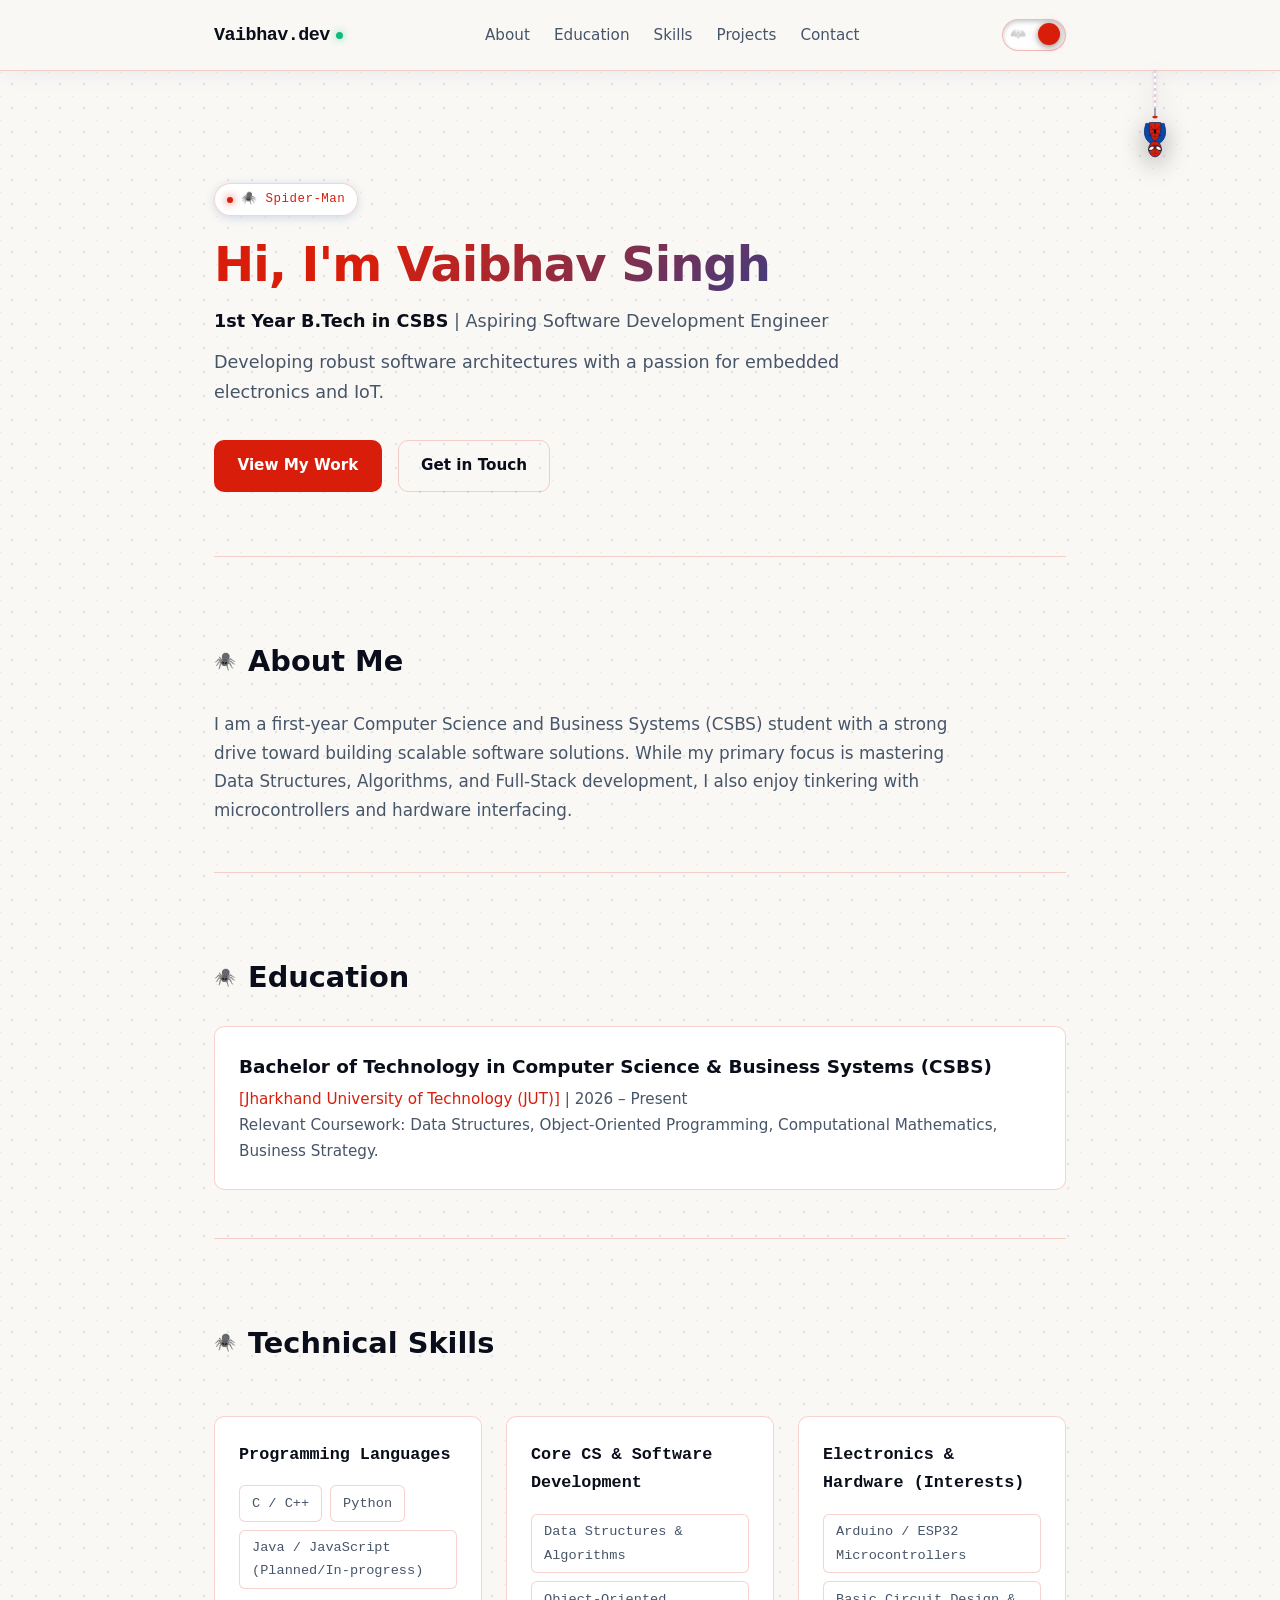
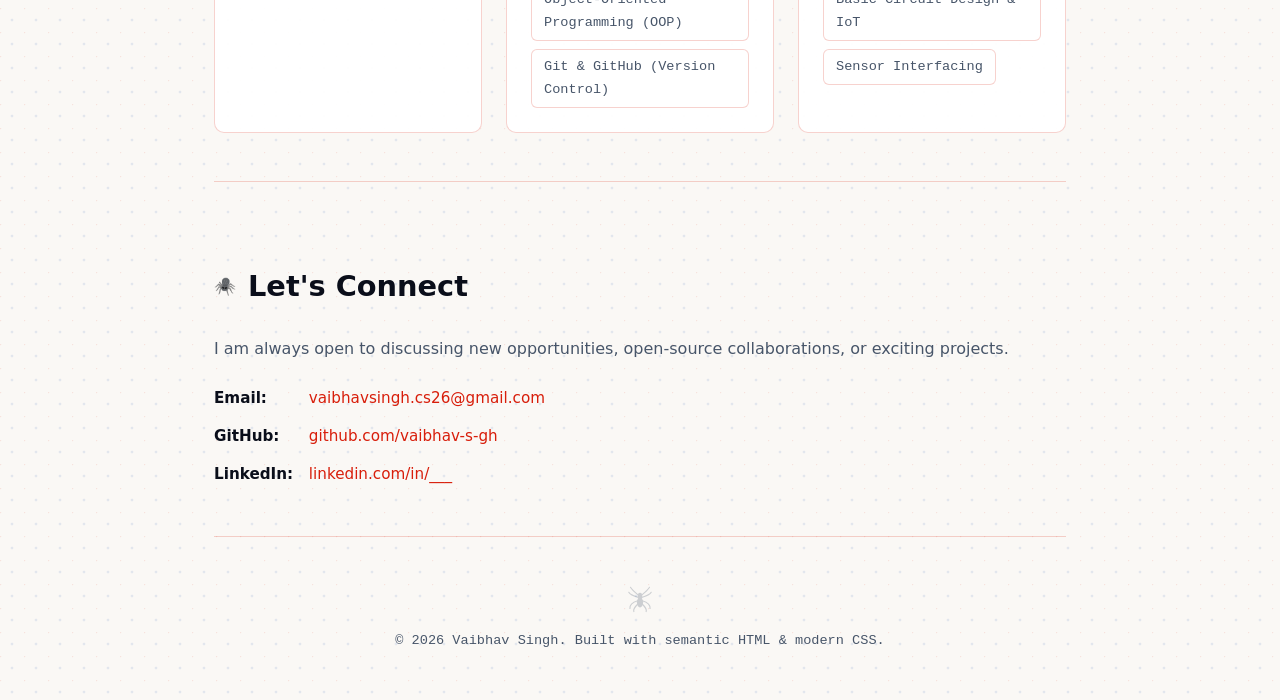
<file: index.html>
<!DOCTYPE html>
<html lang="en">
<head>
    <meta charset="UTF-8">
    <meta name="viewport" content="width=device-width, initial-scale=1.0">
    <title>Vaibhav Singh | Portfolio</title>
    <link rel="stylesheet" href="style.css">
</head>
<body>

   <header>
    <nav>
        <div class="logo">
            <a href="#hero">Vaibhav.dev</a>
        </div>

        <!-- Navigation Links (Sliding Drawer on Mobile) -->
        <div class="nav-menu" id="nav-menu">
            <ul>
                <li><a href="#about" class="nav-link">About</a></li>
                <li><a href="#education" class="nav-link">Education</a></li>
                <li><a href="#skills" class="nav-link">Skills</a></li>
                <li><a href="#projects" class="nav-link">Projects</a></li>
                <li><a href="#contact" class="nav-link">Contact</a></li>
            </ul>
        </div>

       <!-- Interactive Theme Toggle Switch -->
<div class="theme-switch-wrapper">
    <label class="theme-switch" for="theme-toggle" aria-label="Toggle Batman and Spider-Man themes">
        <input type="checkbox" id="theme-toggle">
        <div class="slider">
            <span class="switch-icon bat-icon">🦇</span>
            <span class="switch-icon spidey-icon">🕷️</span>
            <div class="slider-thumb"></div>
        </div>
    </label>
</div>
    </nav>
    <!-- HANGING HERO COMPONENT -->
    <div class="hanging-hero" id="hanging-hero" aria-hidden="true">
        <!-- The hanging line / batrope / spiderweb -->
        <div class="hanging-thread"></div>
        
        <!-- Batman Figure (Shown in Dark Mode) -->
        <div class="hero-character bat-figure">
            <svg viewBox="0 0 100 120" width="46" height="55">
                <!-- Bat-Rope Attachment -->
                <circle cx="50" cy="5" r="4" fill="#f59e0b" />
                <rect x="48" y="0" width="4" height="20" fill="#334155" />
                
                <!-- Upside-down Cape -->
                <path d="M30,35 Q10,80 25,110 Q50,90 75,110 Q90,80 70,35 Z" fill="#0f172a" stroke="#1e293b" stroke-width="2"/>
                
                <!-- Tactical Body / Torso -->
                <ellipse cx="50" cy="55" rx="16" ry="22" fill="#1e293b" stroke="#334155" stroke-width="1.5" />
                <!-- Chest Bat Emblem -->
                <path d="M44,52 L50,56 L56,52 L54,58 L58,58 L50,65 L42,58 L46,58 Z" fill="#f59e0b" />
                
                <!-- Utility Belt -->
                <rect x="37" y="38" width="26" height="5" rx="2" fill="#f59e0b" />
                
                <!-- Upside Down Bat Cowl / Head -->
                <circle cx="50" cy="85" r="14" fill="#0f172a" stroke="#1e293b" stroke-width="1.5" />
                <!-- Cowl Ears (Pointing downward because he is upside down) -->
                <polygon points="40,88 36,106 45,94" fill="#0f172a" />
                <polygon points="60,88 64,106 55,94" fill="#0f172a" />
                
                <!-- Glowing Slit Eyes -->
                <ellipse cx="44" cy="84" rx="3" ry="1.5" fill="#f59e0b" />
                <ellipse cx="56" cy="84" rx="3" ry="1.5" fill="#f59e0b" />
            </svg>
        </div>

       <!-- Spider-Man Figure (Comic Accurate Classic Red & Blue) -->
<div class="hero-character spidey-figure">
    <svg viewBox="0 0 100 120" width="46" height="55">
        <!-- Webbing thread attachment -->
        <line x1="50" y1="0" x2="50" y2="24" stroke="#002D72" stroke-width="2" />
        <line x1="50" y1="0" x2="50" y2="24" stroke="#ffffff" stroke-width="1" stroke-dasharray="2 2" />
        <ellipse cx="50" cy="24" rx="6" ry="3" fill="#D81E0B" />

        <!-- Blue Comic Suit Base (Flanks & Shoulders) -->
        <path d="M30,38 Q20,68 40,82 L60,82 Q80,68 70,38 Z" fill="#0B47A8" stroke="#002D72" stroke-width="1.5"/>

        <!-- Red Suit Center & Mask (Classic Vest Section) -->
        <path d="M38,36 Q34,65 50,78 Q66,65 62,36 Z" fill="#D81E0B" stroke="#002D72" stroke-width="1.5"/>

        <!-- Inked Web Lines across Torso -->
        <path d="M50,36 L50,78 M38,50 Q50,56 62,50 M36,64 Q50,70 64,64" stroke="#0a0e1a" stroke-width="0.9" fill="none" opacity="0.6"/>

        <!-- Classic Black Spider Chest Emblem -->
        <path d="M48,52 Q50,49 52,52 Q54,58 50,62 Q46,58 48,52 Z" fill="#0a0e1a"/>
        <path d="M48,53 Q42,48 40,44 M52,53 Q58,48 60,44 M48,58 Q40,60 38,66 M52,58 Q60,60 62,66" stroke="#0a0e1a" stroke-width="0.9" fill="none"/>

        <!-- Upside-down Head / Mask -->
        <ellipse cx="50" cy="94" rx="14" ry="17" fill="#D81E0B" stroke="#002D72" stroke-width="1.5" />
        <path d="M50,77 L50,111 M36,94 Q50,94 64,94 M39,83 Q50,89 61,83 M40,105 Q50,99 60,105" stroke="#0a0e1a" stroke-width="0.75" opacity="0.5" fill="none"/>

        <!-- Romita-Style Expressive Mask Eyes -->
        <!-- Left Eye (Viewer's Left) -->
        <path d="M48,87 Q36,87 36,97 Q44,98 48,93 Z" fill="#ffffff" stroke="#0a0e1a" stroke-width="2" />
        <!-- Right Eye (Viewer's Right) -->
        <path d="M52,87 Q64,87 64,97 Q56,98 52,93 Z" fill="#ffffff" stroke="#0a0e1a" stroke-width="2" />
    </svg>
</div>
</header>

<!-- Backdrop overlay for mobile drawer -->
<div class="nav-overlay" id="nav-overlay"></div>

    <main>
       <section id="hero">
    <div class="hero-tag" id="hero-status-tag">🦇 Dark Knight</div>
    <h1>Hi, I'm Vaibhav Singh</h1>
    <p><strong>1st Year B.Tech in CSBS</strong> | Aspiring Software Development Engineer</p>
    <p>Developing robust software architectures with a passion for embedded electronics and IoT.</p>
    
    <div class="cta-buttons">
        <a href="#projects">View My Work</a>
        <a href="#contact">Get in Touch</a>
    </div>
</section>

        <section id="about">
            <h2>About Me</h2>
            <p>
                I am a first-year Computer Science and Business Systems (CSBS) student with a strong drive 
                toward building scalable software solutions. While my primary focus is mastering Data Structures, 
                Algorithms, and Full-Stack development, I also enjoy tinkering with microcontrollers and 
                hardware interfacing.
            </p>
        </section>

        <section id="education">
            <h2>Education</h2>
            <article class="edu-item">
                <h3>Bachelor of Technology in Computer Science & Business Systems (CSBS)</h3>
                <p><em>[Jharkhand University of Technology (JUT)]</em> | 2026 – Present</p>
                <p>Relevant Coursework: Data Structures, Object-Oriented Programming, Computational Mathematics, Business Strategy.</p>
            </article>
        </section>

        <section id="skills">
            <h2>Technical Skills</h2>
            
            <div class="skill-category">
                <h3>Programming Languages</h3>
                <ul>
                    <li>C / C++</li>
                    <li>Python</li>
                    <li>Java / JavaScript (Planned/In-progress)</li>
                </ul>
            </div>

            <div class="skill-category">
                <h3>Core CS & Software Development</h3>
                <ul>
                    <li>Data Structures & Algorithms</li>
                    <li>Object-Oriented Programming (OOP)</li>
                    <li>Git & GitHub (Version Control)</li>
                </ul>
            </div>

            <div class="skill-category">
                <h3>Electronics & Hardware (Interests)</h3>
                <ul>
                    <li>Arduino / ESP32 Microcontrollers</li>
                    <li>Basic Circuit Design & IoT</li>
                    <li>Sensor Interfacing</li>
                </ul>
            </div>
        </section>
<!-- === HIDDEN FOR NOW UNTIL I BUILD SOME AWESOME STUFF === -->
<!--
        <section id="projects">
            <h2>Projects</h2>
            
            <article class="project-card">
                <h3>[Project Name 1: SDE / Software Focus]</h3>
                <p><strong>Tech Stack:</strong> C++, Git, CLI / GUI</p>
                <p>
                    A brief 2-3 sentence overview of what the application does, key problem it solves, 
                    and core algorithms/libraries used.
                </p>
                <a href="#" target="_blank">GitHub Repo</a>
                <a href="#" target="_blank">Live Demo</a>
            </article>

            <article class="project-card">
                <h3>[Project Name 2: Embedded / Electronics Focus]</h3>
                <p><strong>Tech Stack:</strong> Arduino/C++, Sensors, Hardware Prototyping</p>
                <p>
                    A brief description of the hardware project (e.g., smart home automation, sensor telemetry, or robotics module).
                </p>
                <a href="#" target="_blank">GitHub / Schematics</a>
            </article>
        </section>
    -->
        <section id="contact">
            <h2>Let's Connect</h2>
            <p>I am always open to discussing new opportunities, open-source collaborations, or exciting projects.</p>
            <ul>
                <li><strong>Email:</strong> <a href="mailto:vaibhavsingh.cs26@gmail.com">vaibhavsingh.cs26@gmail.com</a></li>
                <li><strong>GitHub:</strong> <a href="https://github.com/vaibhav-s-gh" target="_blank">github.com/vaibhav-s-gh</a></li>
                <li><strong>LinkedIn:</strong> <a href="https://linkedin.com/in/yourusername" target="_blank">linkedin.com/in/___</a></li>
            </ul>
        </section>
    </main>

    <!-- ==================== FOOTER ==================== -->
<footer>
    <!-- Minimalist Theme Watermark Insignia -->
    <div class="footer-insignia" id="footer-insignia" aria-hidden="true">
        <!-- Bat-Insignia (Dark Mode) -->
        <svg class="insignia-icon bat-logo" viewBox="0 0 100 45" width="40" height="18">
            <path d="M50,14 L55,4 L60,11 Q78,0 98,15 Q82,24 88,40 Q68,26 50,44 Q32,26 12,40 Q18,24 2,15 Q22,0 40,11 L45,4 Z" fill="currentColor"/>
        </svg>

        <!-- Spider-Insignia (Light Mode) -->
        <svg class="insignia-icon spidey-logo" viewBox="0 0 100 100" width="28" height="28">
            <!-- Central Body -->
            <ellipse cx="50" cy="40" rx="8" ry="12" fill="currentColor"/>
            <ellipse cx="50" cy="62" rx="11" ry="18" fill="currentColor"/>
            <!-- Legs (Minimalist Angular Lines) -->
            <path d="M44,36 Q22,18 16,8 M56,36 Q78,18 84,8" stroke="currentColor" stroke-width="4" fill="none" stroke-linecap="round"/>
            <path d="M42,44 Q14,35 10,26 M58,44 Q86,35 90,26" stroke="currentColor" stroke-width="4" fill="none" stroke-linecap="round"/>
            <path d="M42,56 Q12,65 14,84 M58,56 Q88,65 86,84" stroke="currentColor" stroke-width="4" fill="none" stroke-linecap="round"/>
            <path d="M44,66 Q24,85 28,95 M56,66 Q76,85 72,95" stroke="currentColor" stroke-width="4" fill="none" stroke-linecap="round"/>
        </svg>
    </div>

    <p>&copy; 2026 Vaibhav Singh. Built with semantic HTML & modern CSS.</p>
</footer>
    <script src="script.js"></script>
    <script src="theme.js"></script>
</body>
</html>
</file>
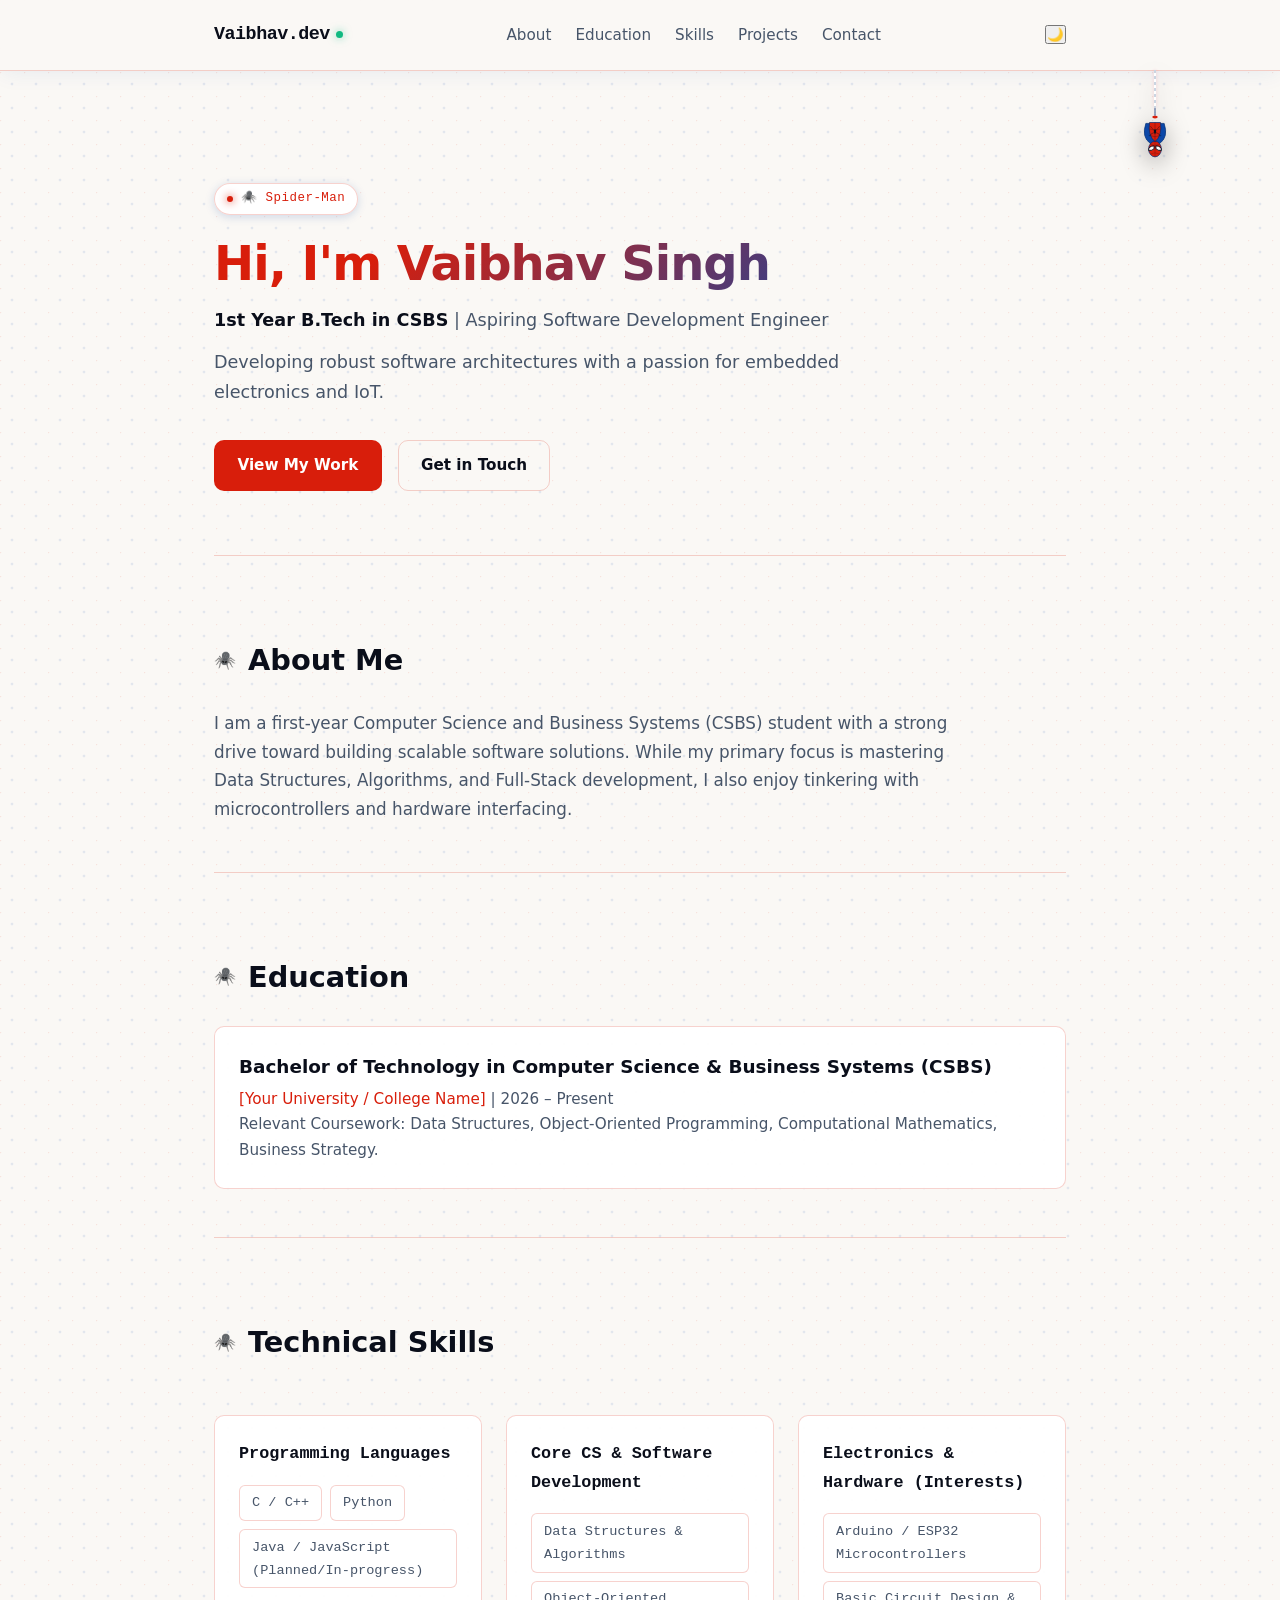
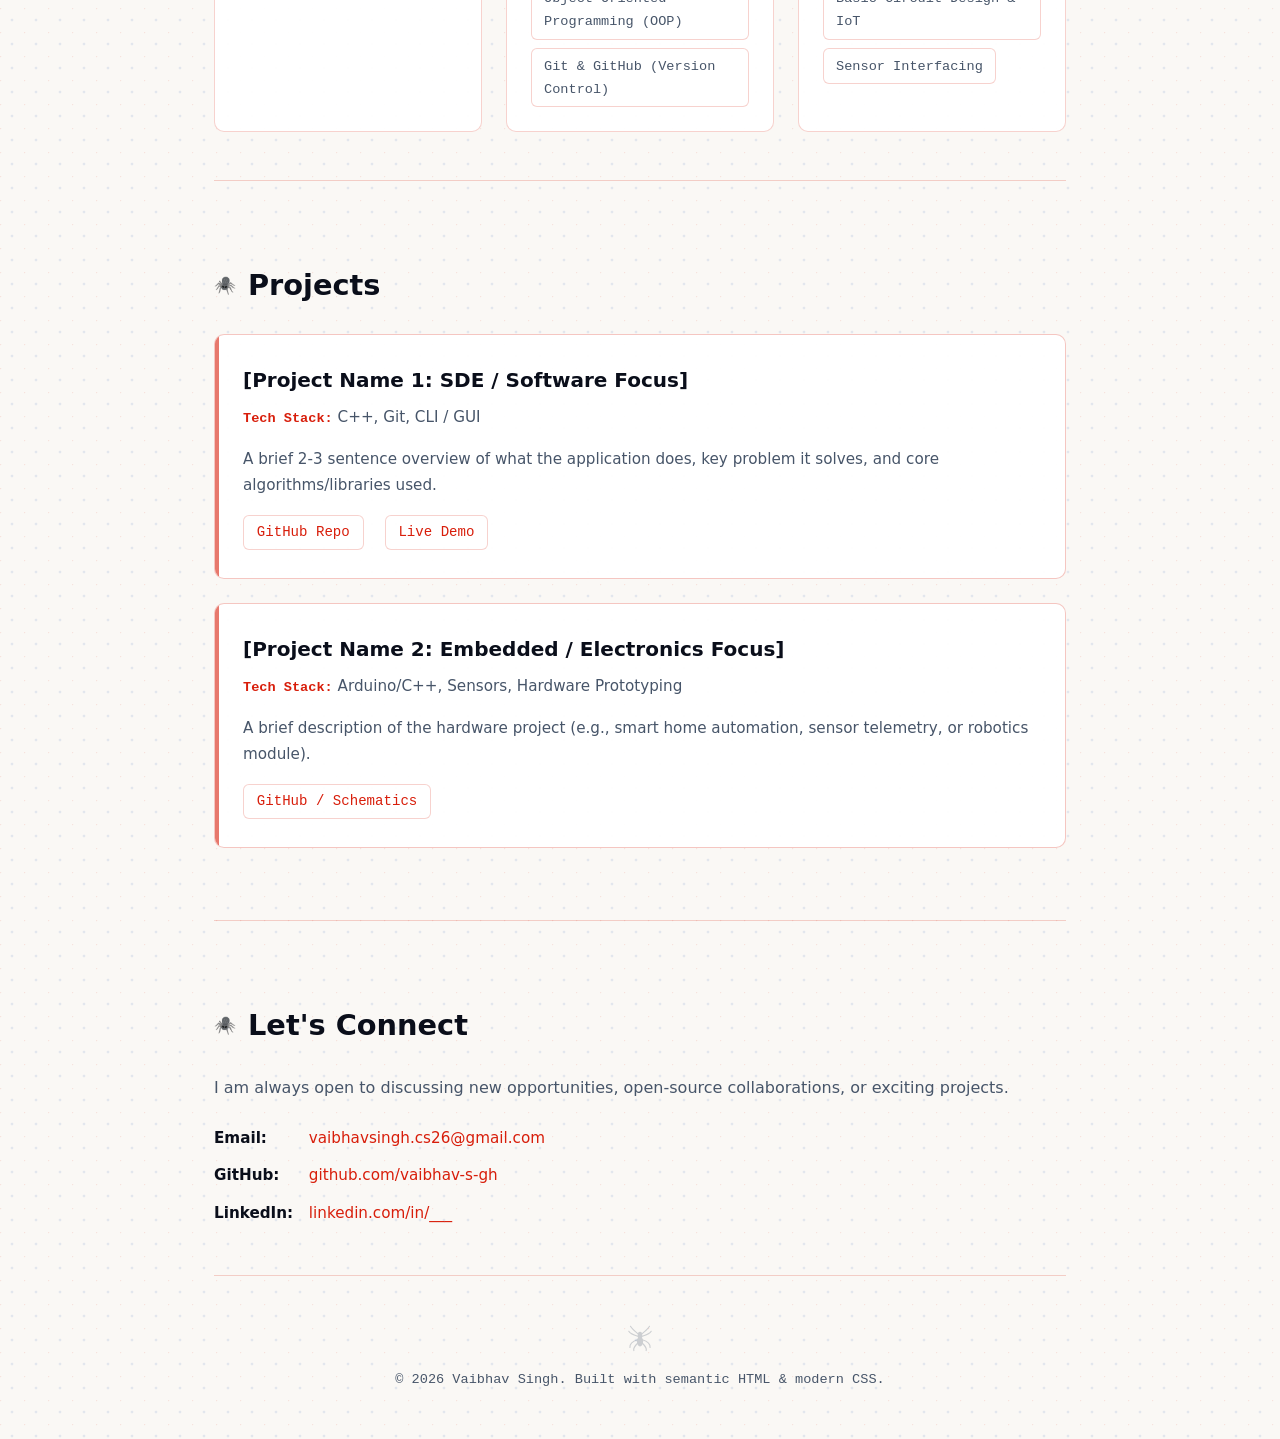
<file: portfolio.html>
<!DOCTYPE html>
<html lang="en">
<head>
    <meta charset="UTF-8">
    <meta name="viewport" content="width=device-width, initial-scale=1.0">
    <title>Vaibhav Singh | Portfolio</title>
    <link rel="stylesheet" href="style.css">
</head>
<body>

   <header>
    <nav>
        <div class="logo">
            <a href="#hero">Vaibhav.dev</a>
        </div>

        <!-- Navigation Links (Sliding Drawer on Mobile) -->
        <div class="nav-menu" id="nav-menu">
            <ul>
                <li><a href="#about" class="nav-link">About</a></li>
                <li><a href="#education" class="nav-link">Education</a></li>
                <li><a href="#skills" class="nav-link">Skills</a></li>
                <li><a href="#projects" class="nav-link">Projects</a></li>
                <li><a href="#contact" class="nav-link">Contact</a></li>
            </ul>
        </div>

        <!-- Right Side Controls: Theme Switcher & Hamburger -->
        <div class="nav-controls">
            <button id="theme-toggle" class="theme-toggle" aria-label="Toggle theme">
                <span class="theme-icon">🌙</span>
            </button>

            <!-- Hamburger Button -->
            <button id="hamburger-btn" class="hamburger-btn" aria-label="Toggle navigation" aria-expanded="false">
                <span class="hamburger-line"></span>
                <span class="hamburger-line"></span>
                <span class="hamburger-line"></span>
            </button>
        </div>
    </nav>
    <!-- HANGING HERO COMPONENT -->
    <div class="hanging-hero" id="hanging-hero" aria-hidden="true">
        <!-- The hanging line / batrope / spiderweb -->
        <div class="hanging-thread"></div>
        
        <!-- Batman Figure (Shown in Dark Mode) -->
        <div class="hero-character bat-figure">
            <svg viewBox="0 0 100 120" width="46" height="55">
                <!-- Bat-Rope Attachment -->
                <circle cx="50" cy="5" r="4" fill="#f59e0b" />
                <rect x="48" y="0" width="4" height="20" fill="#334155" />
                
                <!-- Upside-down Cape -->
                <path d="M30,35 Q10,80 25,110 Q50,90 75,110 Q90,80 70,35 Z" fill="#0f172a" stroke="#1e293b" stroke-width="2"/>
                
                <!-- Tactical Body / Torso -->
                <ellipse cx="50" cy="55" rx="16" ry="22" fill="#1e293b" stroke="#334155" stroke-width="1.5" />
                <!-- Chest Bat Emblem -->
                <path d="M44,52 L50,56 L56,52 L54,58 L58,58 L50,65 L42,58 L46,58 Z" fill="#f59e0b" />
                
                <!-- Utility Belt -->
                <rect x="37" y="38" width="26" height="5" rx="2" fill="#f59e0b" />
                
                <!-- Upside Down Bat Cowl / Head -->
                <circle cx="50" cy="85" r="14" fill="#0f172a" stroke="#1e293b" stroke-width="1.5" />
                <!-- Cowl Ears (Pointing downward because he is upside down) -->
                <polygon points="40,88 36,106 45,94" fill="#0f172a" />
                <polygon points="60,88 64,106 55,94" fill="#0f172a" />
                
                <!-- Glowing Slit Eyes -->
                <ellipse cx="44" cy="84" rx="3" ry="1.5" fill="#f59e0b" />
                <ellipse cx="56" cy="84" rx="3" ry="1.5" fill="#f59e0b" />
            </svg>
        </div>

       <!-- Spider-Man Figure (Comic Accurate Classic Red & Blue) -->
<div class="hero-character spidey-figure">
    <svg viewBox="0 0 100 120" width="46" height="55">
        <!-- Webbing thread attachment -->
        <line x1="50" y1="0" x2="50" y2="24" stroke="#002D72" stroke-width="2" />
        <line x1="50" y1="0" x2="50" y2="24" stroke="#ffffff" stroke-width="1" stroke-dasharray="2 2" />
        <ellipse cx="50" cy="24" rx="6" ry="3" fill="#D81E0B" />

        <!-- Blue Comic Suit Base (Flanks & Shoulders) -->
        <path d="M30,38 Q20,68 40,82 L60,82 Q80,68 70,38 Z" fill="#0B47A8" stroke="#002D72" stroke-width="1.5"/>

        <!-- Red Suit Center & Mask (Classic Vest Section) -->
        <path d="M38,36 Q34,65 50,78 Q66,65 62,36 Z" fill="#D81E0B" stroke="#002D72" stroke-width="1.5"/>

        <!-- Inked Web Lines across Torso -->
        <path d="M50,36 L50,78 M38,50 Q50,56 62,50 M36,64 Q50,70 64,64" stroke="#0a0e1a" stroke-width="0.9" fill="none" opacity="0.6"/>

        <!-- Classic Black Spider Chest Emblem -->
        <path d="M48,52 Q50,49 52,52 Q54,58 50,62 Q46,58 48,52 Z" fill="#0a0e1a"/>
        <path d="M48,53 Q42,48 40,44 M52,53 Q58,48 60,44 M48,58 Q40,60 38,66 M52,58 Q60,60 62,66" stroke="#0a0e1a" stroke-width="0.9" fill="none"/>

        <!-- Upside-down Head / Mask -->
        <ellipse cx="50" cy="94" rx="14" ry="17" fill="#D81E0B" stroke="#002D72" stroke-width="1.5" />
        <path d="M50,77 L50,111 M36,94 Q50,94 64,94 M39,83 Q50,89 61,83 M40,105 Q50,99 60,105" stroke="#0a0e1a" stroke-width="0.75" opacity="0.5" fill="none"/>

        <!-- Romita-Style Expressive Mask Eyes -->
        <!-- Left Eye (Viewer's Left) -->
        <path d="M48,87 Q36,87 36,97 Q44,98 48,93 Z" fill="#ffffff" stroke="#0a0e1a" stroke-width="2" />
        <!-- Right Eye (Viewer's Right) -->
        <path d="M52,87 Q64,87 64,97 Q56,98 52,93 Z" fill="#ffffff" stroke="#0a0e1a" stroke-width="2" />
    </svg>
</div>
</header>

<!-- Backdrop overlay for mobile drawer -->
<div class="nav-overlay" id="nav-overlay"></div>

    <main>
        <section id="hero">
    <div class="hero-tag" id="hero-status-tag">🦇 GOTHAM_OS // SDE & EMBEDDED</div>
    <h1>Hi, I'm Vaibhav Singh</h1>
    <p><strong>1st Year B.Tech in CSBS</strong> | Aspiring Software Development Engineer</p>
    <p>Developing robust software architectures with a passion for embedded electronics and IoT.</p>
    
    <div class="cta-buttons">
        <a href="#projects">View My Work</a>
        <a href="#contact">Get in Touch</a>
    </div>
</section>

        <section id="about">
            <h2>About Me</h2>
            <p>
                I am a first-year Computer Science and Business Systems (CSBS) student with a strong drive 
                toward building scalable software solutions. While my primary focus is mastering Data Structures, 
                Algorithms, and Full-Stack development, I also enjoy tinkering with microcontrollers and 
                hardware interfacing.
            </p>
        </section>

        <section id="education">
            <h2>Education</h2>
            <article class="edu-item">
                <h3>Bachelor of Technology in Computer Science & Business Systems (CSBS)</h3>
                <p><em>[Your University / College Name]</em> | 2026 – Present</p>
                <p>Relevant Coursework: Data Structures, Object-Oriented Programming, Computational Mathematics, Business Strategy.</p>
            </article>
        </section>

        <section id="skills">
            <h2>Technical Skills</h2>
            
            <div class="skill-category">
                <h3>Programming Languages</h3>
                <ul>
                    <li>C / C++</li>
                    <li>Python</li>
                    <li>Java / JavaScript (Planned/In-progress)</li>
                </ul>
            </div>

            <div class="skill-category">
                <h3>Core CS & Software Development</h3>
                <ul>
                    <li>Data Structures & Algorithms</li>
                    <li>Object-Oriented Programming (OOP)</li>
                    <li>Git & GitHub (Version Control)</li>
                </ul>
            </div>

            <div class="skill-category">
                <h3>Electronics & Hardware (Interests)</h3>
                <ul>
                    <li>Arduino / ESP32 Microcontrollers</li>
                    <li>Basic Circuit Design & IoT</li>
                    <li>Sensor Interfacing</li>
                </ul>
            </div>
        </section>

        <section id="projects">
            <h2>Projects</h2>
            
            <article class="project-card">
                <h3>[Project Name 1: SDE / Software Focus]</h3>
                <p><strong>Tech Stack:</strong> C++, Git, CLI / GUI</p>
                <p>
                    A brief 2-3 sentence overview of what the application does, key problem it solves, 
                    and core algorithms/libraries used.
                </p>
                <a href="#" target="_blank">GitHub Repo</a>
                <a href="#" target="_blank">Live Demo</a>
            </article>

            <article class="project-card">
                <h3>[Project Name 2: Embedded / Electronics Focus]</h3>
                <p><strong>Tech Stack:</strong> Arduino/C++, Sensors, Hardware Prototyping</p>
                <p>
                    A brief description of the hardware project (e.g., smart home automation, sensor telemetry, or robotics module).
                </p>
                <a href="#" target="_blank">GitHub / Schematics</a>
            </article>
        </section>

        <section id="contact">
            <h2>Let's Connect</h2>
            <p>I am always open to discussing new opportunities, open-source collaborations, or exciting projects.</p>
            <ul>
                <li><strong>Email:</strong> <a href="mailto:vaibhavsingh.cs26@gmail.com">vaibhavsingh.cs26@gmail.com</a></li>
                <li><strong>GitHub:</strong> <a href="https://github.com/vaibhav-s-gh" target="_blank">github.com/vaibhav-s-gh</a></li>
                <li><strong>LinkedIn:</strong> <a href="https://linkedin.com/in/yourusername" target="_blank">linkedin.com/in/___</a></li>
            </ul>
        </section>
    </main>

    <!-- ==================== FOOTER ==================== -->
<footer>
    <!-- Minimalist Theme Watermark Insignia -->
    <div class="footer-insignia" id="footer-insignia" aria-hidden="true">
        <!-- Bat-Insignia (Dark Mode) -->
        <svg class="insignia-icon bat-logo" viewBox="0 0 100 45" width="40" height="18">
            <path d="M50,14 L55,4 L60,11 Q78,0 98,15 Q82,24 88,40 Q68,26 50,44 Q32,26 12,40 Q18,24 2,15 Q22,0 40,11 L45,4 Z" fill="currentColor"/>
        </svg>

        <!-- Spider-Insignia (Light Mode) -->
        <svg class="insignia-icon spidey-logo" viewBox="0 0 100 100" width="28" height="28">
            <!-- Central Body -->
            <ellipse cx="50" cy="40" rx="8" ry="12" fill="currentColor"/>
            <ellipse cx="50" cy="62" rx="11" ry="18" fill="currentColor"/>
            <!-- Legs (Minimalist Angular Lines) -->
            <path d="M44,36 Q22,18 16,8 M56,36 Q78,18 84,8" stroke="currentColor" stroke-width="4" fill="none" stroke-linecap="round"/>
            <path d="M42,44 Q14,35 10,26 M58,44 Q86,35 90,26" stroke="currentColor" stroke-width="4" fill="none" stroke-linecap="round"/>
            <path d="M42,56 Q12,65 14,84 M58,56 Q88,65 86,84" stroke="currentColor" stroke-width="4" fill="none" stroke-linecap="round"/>
            <path d="M44,66 Q24,85 28,95 M56,66 Q76,85 72,95" stroke="currentColor" stroke-width="4" fill="none" stroke-linecap="round"/>
        </svg>
    </div>

    <p>&copy; 2026 Vaibhav Singh. Built with semantic HTML & modern CSS.</p>
</footer>
    <script src="script.js"></script>
    <script src="theme.js"></script>
</body>
</html>
</file>
<file: style.css>
/* ==========================================================================
   1. CSS VARIABLES & DESIGN TOKENS
   ========================================================================== */
:root {
    /* --- BATMAN / GOTHAM NIGHT THEME (DEFAULT) --- */
    --bg-primary: #090a0f;
    --bg-secondary: #12141d;
    --bg-card: rgba(18, 20, 29, 0.85);
    --nav-bg: rgba(9, 10, 15, 0.92);
    --nav-shadow: 0 4px 24px -2px rgba(0, 0, 0, 0.7);

    --border-color: rgba(245, 158, 11, 0.15);       /* Batsignal Gold Border */
    --border-hover: #f59e0b;
    
    --text-main: #f3f4f6;
    --text-muted: #94a3b8;
    
    /* Batsignal Amber Accent */
    --accent: #f59e0b;
    --accent-glow: rgba(245, 158, 11, 0.18);
    --hero-gradient: linear-gradient(135deg, #ffffff 30%, #f59e0b 90%);

    /* Tactical CTA Buttons */
    --btn-primary-bg: #f59e0b;
    --btn-primary-text: #090a0f;
    --btn-primary-hover-bg: #fbbf24;
    --btn-primary-hover-text: #000000;

    /* Background Pattern: Batcave Tactical Radar Grid */
    --bg-pattern: radial-gradient(rgba(245, 158, 11, 0.05) 1px, transparent 1px);
    --pattern-size: 28px 28px;
    
    --theme-tag: "🦇 GOTHAM_OS // BAT-V1.0";
    --heading-icon: "🦇";

    --font-sans: 'Inter', system-ui, -apple-system, sans-serif;
    --font-mono: 'JetBrains Mono', ui-monospace, Menlo, monospace;
    --transition: all 0.25s cubic-bezier(0.4, 0, 0.2, 1);
    --radius: 10px;
}

/* ==========================================================================
   CLASSIC COMIC SPIDER-MAN (LIGHT THEME)
   ========================================================================== */
[data-theme="light"] {
    /* Comic-Book Paper Canvas */
    --bg-primary: #faf8f5;
    --bg-secondary: #ffffff;
    --bg-card: rgba(255, 255, 255, 0.94);
    --nav-bg: rgba(250, 248, 245, 0.94);
    --nav-shadow: 0 4px 20px -2px rgba(11, 71, 168, 0.08);

    /* Suit Line Borders */
    --border-color: rgba(216, 30, 11, 0.2);       /* Red Default Border */
    --border-hover: #0B47A8;                       /* Cobalt Blue Hover Border */

    --text-main: #0a0e1a;
    --text-muted: #475569;

    /* Classic Marvel Comic Palette */
    --spidey-red: #D81E0B;
    --spidey-blue: #0B47A8;
    --spidey-blue-deep: #002D72;

    --accent: #D81E0B;
    --accent-glow: rgba(11, 71, 168, 0.18);        /* Blue Glow on Hover */
    --hero-gradient: linear-gradient(135deg, #D81E0B 20%, #0B47A8 85%);

    /* Web-Slinger Action Buttons */
    --btn-primary-bg: #D81E0B;
    --btn-primary-text: #ffffff;
    --btn-primary-hover-bg: #0B47A8;
    --btn-primary-hover-text: #ffffff;

    /* Halftone pattern */
    --bg-pattern: 
        radial-gradient(circle at 12px 12px, rgba(11, 71, 168, 0.10) 1.5px, transparent 1.6px),
        radial-gradient(circle at 0px 0px, rgba(216, 30, 11, 0.10) 1.5px, transparent 1.6px);
    --pattern-size: 24px 24px;

    --theme-tag: "🕷️ AMAZING SPIDER-MAN // QUEENS-V1.0";
    --heading-icon: "🕷️";
}

/* ==========================================================================
   2. GLOBAL RESET & BASE STYLES
   ========================================================================== */
* {
    margin: 0;
    padding: 0;
    box-sizing: border-box;
}

html, body {
    overflow-x: hidden; /* <--- THIS KILLS THE EXTRA HORIZONTAL SPACE */
}

html {
    scroll-behavior: smooth;
    font-size: 16px;
}

body {
    font-family: var(--font-sans);
    background-color: var(--bg-primary);
    background-image: var(--bg-pattern);
    background-size: var(--pattern-size);
    color: var(--text-main);
    line-height: 1.7;
    -webkit-font-smoothing: antialiased;
    transition: background-color 0.3s ease, color 0.3s ease;
}

a {
    color: var(--accent);
    text-decoration: none;
    transition: var(--transition);
}

a:hover {
    color: var(--text-main);
}

main {
    max-width: 900px;
    margin: 0 auto;
    padding: 0 1.5rem;
}

section {
    padding: 5rem 0 3rem;
    border-bottom: 1px solid var(--border-color);
}

h2 {
    font-size: 1.8rem;
    font-weight: 700;
    margin-bottom: 1.5rem;
    color: var(--text-main);
    display: flex;
    align-items: center;
    gap: 0.75rem;
}

/* Minimalist glowing accent indicator for sections */
h2::before {
    content: var(--heading-icon);
    font-size: 1.1rem;
    display: inline-block;
    transition: transform 0.2s ease;
}

h2:hover::before {
    transform: scale(1.2) rotate(10deg);
}

/* ==========================================================================
   3. HEADER & NAVIGATION
   ========================================================================== */
header {
    position: sticky;
    top: 0;
    z-index: 100;
    background: var(--nav-bg);
    backdrop-filter: blur(14px);
    -webkit-backdrop-filter: blur(14px);
    border-bottom: 1px solid var(--border-color);
    box-shadow: var(--nav-shadow);
    transition: background-color 0.25s ease, 
                border-color 0.25s ease, 
                box-shadow 0.25s ease;
}

nav {
    max-width: 900px;
    margin: 0 auto;
    padding: 1.2rem 1.5rem;
    display: flex;
    justify-content: space-between;
    align-items: center;
}

.logo a {
    font-family: var(--font-mono);
    font-weight: 700;
    font-size: 1.15rem;
    color: var(--text-main);
    letter-spacing: -0.5px;
    display: inline-flex;
    align-items: center;
    gap: 0.35rem;
    transition: color var(--transition);
}

/* Green "Active/Available" blinking indicator dot */
.logo a::after {
    content: '';
    display: inline-block;
    width: 7px;
    height: 7px;
    background-color: #10b981;
    border-radius: 50%;
    box-shadow: 0 0 8px rgba(16, 185, 129, 0.6);
}

.logo a:hover {
    color: var(--accent);
}

nav ul {
    display: flex;
    list-style: none;
    gap: 1.5rem;
}

nav a {
    color: var(--text-muted);
    font-size: 0.95rem;
    font-weight: 500;
}

nav a:hover {
    color: var(--accent);
}

/* ==========================================================================
   THEME TOGGLE SWITCH (PILL SLIDER)
   ========================================================================== */
.theme-switch-wrapper {
    display: flex;
    align-items: center;
}

.theme-switch {
    position: relative;
    display: inline-block;
    width: 64px;
    height: 32px;
    cursor: pointer;
    user-select: none;
}

/* Hide default checkbox */
.theme-switch input {
    opacity: 0;
    width: 0;
    height: 0;
}

/* The Track / Pill */
.slider {
    position: absolute;
    inset: 0;
    background-color: var(--bg-card);
    border: 1.5px solid var(--border-color);
    border-radius: 30px;
    transition: background-color 0.3s ease, border-color 0.3s ease, box-shadow 0.3s ease;
    display: flex;
    align-items: center;
    justify-content: space-between;
    padding: 0 6px;
    box-shadow: inset 0 2px 4px rgba(0, 0, 0, 0.2);
}

.theme-switch:hover .slider {
    border-color: var(--accent);
    box-shadow: 0 0 10px var(--accent-glow);
}

/* Background Icons */
.switch-icon {
    font-size: 0.95rem;
    z-index: 1;
    transition: transform 0.25s ease, opacity 0.25s ease, filter 0.25s ease;
    pointer-events: none;
    display: inline-flex;
    align-items: center;
    justify-content: center;
}

/* --- Dark Mode (Batman Active, Spidey Inactive) --- */
.bat-icon {
    opacity: 1;
    transform: scale(1.05);
    filter: drop-shadow(0 0 4px rgba(245, 158, 11, 0.4));
}

.spidey-icon {
    opacity: 0.75; /* Increased from 0.4 so it remains visible */
    transform: scale(0.85);
    /* Inverts & brightens the black emoji so it shines crimson/silver against dark carbon */
    filter: drop-shadow(0 0 6px rgba(225, 29, 72, 0.6)) brightness(1.3);
}

/* --- Light Mode (Spidey Active, Batman Inactive) --- */
.theme-switch input:checked + .slider .bat-icon {
    opacity: 0.55;
    transform: scale(0.85);
    filter: grayscale(1) opacity(0.7);
}

.theme-switch input:checked + .slider .spidey-icon {
    opacity: 1;
    transform: scale(1.1);
    filter: drop-shadow(0 0 6px rgba(216, 30, 11, 0.5));
}

/* The Sliding Knob */
.slider-thumb {
    position: absolute;
    top: 3px;
    left: 4px;
    width: 22px;
    height: 22px;
    background: var(--accent);
    border-radius: 50%;
    transition: transform 0.35s cubic-bezier(0.34, 1.56, 0.64, 1), background-color 0.3s ease;
    box-shadow: 0 2px 6px rgba(0, 0, 0, 0.4);
    z-index: 2;
}

/* --- Checked / Light Mode (Spider-Man) State --- */
.theme-switch input:checked + .slider .slider-thumb {
    transform: translateX(31px);
    background-color: var(--spidey-red, #D81E0B);
}

.theme-switch input:checked + .slider {
    border-color: rgba(216, 30, 11, 0.3);
}

.theme-switch input:checked + .slider .bat-icon {
    opacity: 0.4;
    transform: scale(0.85);
}

.theme-switch input:checked + .slider .spidey-icon {
    opacity: 1;
    transform: scale(1.05);
}


/* ==========================================================================
   4. HERO SECTION
   ========================================================================== */
#hero {
    padding: 7rem 0 4rem;
}

#hero h1 {
    font-size: 3rem;
    font-weight: 800;
    letter-spacing: -1px;
    line-height: 1.2;
    margin-bottom: 0.8rem;
    background: var(--hero-gradient);
    -webkit-background-clip: text;
    -webkit-text-fill-color: transparent;
}

#hero p {
    font-size: 1.1rem;
    color: var(--text-muted);
    margin-bottom: 0.75rem;
    max-width: 650px;
}

#hero p strong {
    color: var(--text-main);
}

/* Custom Themed Status Pill in Hero */
.hero-tag {
    display: inline-flex;
    align-items: center;
    gap: 0.5rem;
    font-family: var(--font-mono);
    font-size: 0.78rem;
    letter-spacing: 0.5px;
    padding: 0.3rem 0.75rem;
    background: var(--bg-card);
    border: 1px solid var(--border-color);
    border-radius: 20px;
    margin-bottom: 1.25rem;
    color: var(--accent);
    box-shadow: 0 2px 10px var(--accent-glow);
}

.hero-tag::before {
    content: '';
    width: 6px;
    height: 6px;
    background-color: var(--accent);
    border-radius: 50%;
    box-shadow: 0 0 8px var(--accent);
}

/* ==========================================================================
   HERO BUTTONS
   ========================================================================== */
.cta-buttons {
    display: flex;
    gap: 1rem;
    margin-top: 2rem;
}

.cta-buttons a {
    display: inline-block;
    padding: 0.75rem 1.4rem;
    border-radius: var(--radius);
    font-size: 0.95rem;
    font-weight: 600;
    transition: var(--transition);
}

/* Primary Button ("View My Work") */
.cta-buttons a:first-child {
    background-color: var(--btn-primary-bg);
    color: var(--btn-primary-text);
    border: 1px solid transparent;
}

.cta-buttons a:first-child:hover {
    background-color: var(--btn-primary-hover-bg);
    color: var(--btn-primary-hover-text);
    transform: translateY(-2px);
    box-shadow: 0 6px 20px var(--accent-glow);
}

/* Secondary Button ("Get in Touch") */
.cta-buttons a:last-child {
    background-color: transparent;
    color: var(--text-main);
    border: 1px solid var(--border-color);
}

.cta-buttons a:last-child:hover {
    border-color: var(--accent);
    background-color: var(--accent-glow);
    color: var(--accent);
    transform: translateY(-2px);
}

/* ==========================================================================
   5. ABOUT & EDUCATION
   ========================================================================== */
#about p {
    color: var(--text-muted);
    font-size: 1.05rem;
    max-width: 750px;
}

.edu-item {
    background: var(--bg-card);
    border: 1px solid var(--border-color);
    padding: 1.5rem;
    border-radius: var(--radius);
    transition: var(--transition);
}

.edu-item:hover {
    border-color: var(--border-hover);
    transform: translateY(-2px);
}

.edu-item h3 {
    font-size: 1.15rem;
    margin-bottom: 0.3rem;
}

.edu-item p {
    color: var(--text-muted);
    font-size: 0.95rem;
}

.edu-item em {
    color: var(--accent);
    font-style: normal;
}

/* ==========================================================================
   6. SKILLS SECTION (Interactive Chip Layout)
   ========================================================================== */
#skills {
    display: grid;
    grid-template-columns: repeat(auto-fit, minmax(240px, 1fr));
    gap: 1.5rem;
}

#skills h2 {
    grid-column: 1 / -1;
}

.skill-category {
    background: var(--bg-card);
    border: 1px solid var(--border-color);
    padding: 1.5rem;
    border-radius: var(--radius);
    transition: var(--transition);
}

.skill-category:hover {
    border-color: var(--border-hover);
    box-shadow: 0 4px 20px rgba(0, 0, 0, 0.4);
}

.skill-category h3 {
    font-size: 1.05rem;
    margin-bottom: 1rem;
    color: var(--text-main);
    font-family: var(--font-mono);
}

.skill-category ul {
    list-style: none;
    display: flex;
    flex-wrap: wrap;
    gap: 0.5rem;
}

.skill-category li {
    font-size: 0.85rem;
    padding: 0.35rem 0.75rem;
    background: var(--bg-secondary);
    border: 1px solid var(--border-color);
    border-radius: 6px;
    color: var(--text-muted);
    font-family: var(--font-mono);
    transition: var(--transition);
}

[data-theme="light"] .skill-category li {
    border-color: rgba(216, 30, 11, 0.2);
    color: var(--text-muted);
    cursor: pointer;
    user-select: none;
    transition: all 0.2s cubic-bezier(0.4, 0, 0.2, 1);
}

.skill-category li:hover {
    color: var(--accent);
    border-color: var(--accent);
    background: var(--accent-glow);
    transform: translateY(-2px);
}

[data-theme="light"] .skill-category li:hover {
    border-color: var(--spidey-blue);
    color: var(--spidey-blue);
    background-color: rgba(11, 71, 168, 0.08);
    box-shadow: 0 2px 8px rgba(11, 71, 168, 0.2);
    transform: translateY(-2px);
}

[data-theme="light"] .skill-category li:active {
    background-color: var(--spidey-blue);
    border-color: var(--spidey-blue-deep);
    color: #ffffff;
    transform: translateY(0) scale(0.95);
    box-shadow: inset 0 2px 4px rgba(0, 0, 0, 0.2);
}

/* ==========================================================================
   7. PROJECTS SECTION
   ========================================================================== */
.project-card {
    background: var(--bg-card);
    border: 1px solid var(--border-color);
    padding: 1.75rem;
    border-radius: var(--radius);
    margin-bottom: 1.5rem;
    position: relative;
    overflow: hidden;
    transition: var(--transition);
}

[data-theme="light"] .project-card {
    border-color: rgba(216, 30, 11, 0.25);
    transition: transform 0.2s ease, border-color 0.2s ease, box-shadow 0.2s ease, background-color 0.2s ease;
}

.project-card::before {
    content: '';
    position: absolute;
    top: 0;
    left: 0;
    width: 4px;
    height: 100%;
    background: var(--accent);
    opacity: 0.6;
    transition: opacity 0.25s ease;
}

.project-card:hover {
    border-color: var(--border-hover);
    transform: translateY(-4px);
    box-shadow: 0 10px 30px var(--accent-glow);
}

[data-theme="light"] .project-card:hover {
    border-color: var(--spidey-blue);
    box-shadow: 0 8px 24px rgba(11, 71, 168, 0.18);
    transform: translateY(-3px);
}

[data-theme="light"] .project-card:active {
    border-color: var(--spidey-blue-deep);
    background-color: rgba(11, 71, 168, 0.05);
    transform: translateY(-1px) scale(0.99);
}

[data-theme="light"] .project-card:hover::before,
[data-theme="light"] .project-card:active::before {
    background: var(--spidey-blue);
    opacity: 1;
}

.project-card:hover::before {
    opacity: 1;
}

.project-card h3 {
    font-size: 1.25rem;
    margin-bottom: 0.5rem;
    color: var(--text-main);
}

.project-card p {
    color: var(--text-muted);
    font-size: 0.95rem;
    margin-bottom: 1rem;
}

.project-card p strong {
    font-family: var(--font-mono);
    font-size: 0.85rem;
    color: var(--accent);
}

.project-card a {
    display: inline-block;
    margin-right: 1rem;
    font-size: 0.88rem;
    font-family: var(--font-mono);
    padding: 0.3rem 0.8rem;
    border-radius: 6px;
    border: 1px solid var(--border-color);
    background: rgba(255, 255, 255, 0.02);
}

.project-card a:hover {
    border-color: var(--accent);
    background: var(--accent-glow);
    color: var(--accent);
}

/* ==========================================================================
   8. CONTACT & FOOTER
   ========================================================================== */
#contact p {
    color: var(--text-muted);
    margin-bottom: 1.5rem;
}

#contact ul {
    list-style: none;
    display: flex;
    flex-direction: column;
    gap: 0.75rem;
}

#contact li {
    font-size: 0.95rem;
    color: var(--text-muted);
}

#contact strong {
    color: var(--text-main);
    display: inline-block;
    width: 90px;
}

footer {
    max-width: 900px;
    margin: 0 auto;
    padding: 3rem 1.5rem;
    text-align: center;
    color: var(--text-muted);
    font-size: 0.85rem;
    font-family: var(--font-mono);
}

/* ==========================================================================
   9. RESPONSIVE BREAKPOINTS (Mobile Optimization)
   ========================================================================== */
@media (max-width: 640px) {
    #hero h1 {
        font-size: 2.2rem;
    }

    nav ul {
        gap: 1rem;
    }

    nav a {
        font-size: 0.85rem;
    }

    .cta-buttons {
        flex-direction: column;
    }

    .cta-buttons a {
        text-align: center;
    }

    #skills {
        grid-template-columns: 1fr;
    }
}

/* ==========================================================================
   SCROLL REVEAL ANIMATIONS
   ========================================================================== */
.reveal {
    opacity: 0;
    transform: translateY(24px);
    transition: opacity 0.6s cubic-bezier(0.16, 1, 0.3, 1), 
                transform 0.6s cubic-bezier(0.16, 1, 0.3, 1);
    will-change: opacity, transform;
}

.reveal.active {
    opacity: 1;
    transform: translateY(0);
}

/* Optional: Staggered delay for child cards inside a section */
.reveal-stagger > * {
    opacity: 0;
    transform: translateY(20px);
    transition: opacity 0.5s ease, transform 0.5s ease;
}

.reveal-stagger.active > *:nth-child(1) { transition-delay: 0.1s; opacity: 1; transform: translateY(0); }
.reveal-stagger.active > *:nth-child(2) { transition-delay: 0.2s; opacity: 1; transform: translateY(0); }
.reveal-stagger.active > *:nth-child(3) { transition-delay: 0.3s; opacity: 1; transform: translateY(0); }
.reveal-stagger.active > *:nth-child(4) { transition-delay: 0.4s; opacity: 1; transform: translateY(0); }

/* Accessibility: Respect users who prefer reduced motion */
@media (prefers-reduced-motion: reduce) {
    .reveal,
    .reveal-stagger > * {
        opacity: 1 !important;
        transform: none !important;
        transition: none !important;
    }
}

/* ==========================================================================
   ACTIVE NAVBAR LINK STYLING
   ========================================================================== */
nav ul li a {
    position: relative;
    padding-bottom: 4px;
}

/* Accent color when active */
nav ul li a.active {
    color: var(--accent);
    font-weight: 600;
}

/* Subtle animated underline indicator */
nav ul li a::after {
    content: '';
    position: absolute;
    bottom: 0;
    left: 0;
    width: 0;
    height: 2px;
    background-color: var(--accent);
    transition: width 0.25s cubic-bezier(0.4, 0, 0.2, 1);
}

nav ul li a.active::after,
nav ul li a:hover::after {
    width: 100%;
}

/* ==========================================================================
   NAVIGATION & CONTROLS LAYOUT
   ========================================================================== */
.nav-controls {
    display: flex;
    align-items: center;
    gap: 0.75rem;
}

/* Hamburger button hidden on desktop */
.hamburger-btn {
    display: none;
    background: transparent;
    border: none;
    cursor: pointer;
    padding: 0.5rem;
    flex-direction: column;
    justify-content: space-between;
    width: 32px;
    height: 24px;
    z-index: 110;
}

.hamburger-line {
    display: block;
    width: 100%;
    height: 2px;
    background-color: var(--text-main);
    border-radius: 2px;
    transition: transform 0.3s cubic-bezier(0.4, 0, 0.2, 1),
                opacity 0.2s ease,
                background-color 0.25s ease;
}

/* Morphing hamburger to 'X' when open */
.hamburger-btn.is-active .hamburger-line:nth-child(1) {
    transform: translateY(8px) rotate(45deg);
}

.hamburger-btn.is-active .hamburger-line:nth-child(2) {
    opacity: 0;
}

.hamburger-btn.is-active .hamburger-line:nth-child(3) {
    transform: translateY(-8px) rotate(-45deg);
}

/* Backdrop Overlay */
.nav-overlay {
    position: fixed;
    inset: 0;
    background: rgba(0, 0, 0, 0.6);
    backdrop-filter: blur(4px);
    opacity: 0;
    pointer-events: none;
    transition: opacity 0.3s ease;
    z-index: 95;
}

.nav-overlay.is-active {
    opacity: 1;
    pointer-events: auto;
}

/* ==========================================================================
   MOBILE RESPONSIVE DRAWER (< 768px)
   ========================================================================== */
@media (max-width: 768px) {
    .hamburger-btn {
        display: flex;
    }

    .nav-menu {
        position: fixed;
        top: 0;
        right: -100%;
        width: 75%;
        max-width: 300px;
        height: 100vh;
        background: var(--bg-secondary);
        border-left: 1px solid var(--border-color);
        box-shadow: -8px 0 24px rgba(0, 0, 0, 0.5);
        padding: 6rem 2rem 2rem;
        display: flex;
        flex-direction: column;
        
        /* Add visibility rules here */
        visibility: hidden; 
        transition: right 0.35s cubic-bezier(0.4, 0, 0.2, 1), visibility 0.35s;
        
        z-index: 100;
    }

    .nav-menu.is-active {
        right: 0;
        visibility: visible; /* Makes it visible only when active */
    }

    .nav-menu ul {
        flex-direction: column;
        gap: 1.75rem;
    }

    .nav-menu ul li a {
        font-size: 1.15rem;
        display: inline-block;
        width: 100%;
    }
}

/* ==========================================================================
   HANGING SUPERHERO (BATMAN / SPIDER-MAN)
   ========================================================================== */
.hanging-hero {
    position: absolute;
    top: 100%;                  
    right: 8%;                  
    transform-origin: top center; /* Anchored to the navbar */
    animation: gentleSwing 4.5s ease-in-out infinite alternate;
    pointer-events: auto;
    cursor: pointer;
    z-index: 105;
    filter: drop-shadow(0 8px 12px rgba(0, 0, 0, 0.35));
}

/* 1. Base Thread: Bouncy snap-back transition */
.hanging-thread {
    width: 2px;
    height: 38px; /* Default length */
    margin: 0 auto;
    position: relative;
    background: #475569; 
    transition: height 0.6s cubic-bezier(0.175, 0.885, 0.32, 1.275), background 0.3s ease;
}

[data-theme="light"] .hanging-thread {
    background: repeating-linear-gradient(to bottom, #cbd5e1, #cbd5e1 3px, #ffffff 3px, #ffffff 6px);
    box-shadow: 0 0 4px rgba(225, 29, 72, 0.2);
}

/* 2. Base Character: Bouncy scale transition */
.hero-character {
    display: none;
    margin-top: -2px;
    transform-origin: top center;
    transition: transform 0.6s cubic-bezier(0.175, 0.885, 0.32, 1.275);
}

.bat-figure { display: block; }
.spidey-figure { display: none; }

[data-theme="light"] .bat-figure { display: none; }
[data-theme="light"] .spidey-figure { display: block; }

/* 3. Hover State: Gentle stretch (stays attached to roof) */
.hanging-hero:hover { filter: drop-shadow(0 12px 18px var(--accent-glow)); }
.hanging-hero:hover .hanging-thread { height: 48px; }
.hanging-hero:hover .hero-character { transform: scale(1.05); }

/* 4. Active Bungee State (Triggered by JS) */
.hanging-hero.is-bouncing {
    animation-play-state: paused; /* Freezes the swing temporarily */
}

.hanging-hero.is-bouncing .hanging-thread {
    height: 120px; /* Stretches the web deep down */
    transition: height 0.25s cubic-bezier(0.25, 0.46, 0.45, 0.94); /* Fast pull down */
}

.hanging-hero.is-bouncing .hero-character {
    transform: scale(1.15);
    transition: transform 0.25s cubic-bezier(0.25, 0.46, 0.45, 0.94);
}

@keyframes gentleSwing {
    0% { transform: rotate(-7deg); }
    50% { transform: rotate(5deg); }
    100% { transform: rotate(-7deg); }
}

/* Character Switching Rules */
.hero-character {
    display: none;
    margin-top: -2px;
}

/* Dark Mode: Show Batman, Hide Spidey */
.bat-figure {
    display: block;
}
.spidey-figure {
    display: none;
}

/* Light Mode: Show Spidey, Hide Batman */
[data-theme="light"] .bat-figure {
    display: none;
}
[data-theme="light"] .spidey-figure {
    display: block;
}

/* Gentle Pendulum Physics Animation */
@keyframes gentleSwing {
    0% { transform: rotate(-7deg); }
    50% { transform: rotate(5deg); }
    100% { transform: rotate(-7deg); }
}

@media (max-width: 640px) {
    .hanging-hero {
        right: 4%;
        transform: scale(0.85); /* Mobile scale */
        animation: gentleSwingMobile 4.5s ease-in-out infinite alternate;
    }
    @keyframes gentleSwingMobile {
        0% { transform: scale(0.85) rotate(-5deg); }
        100% { transform: scale(0.85) rotate(5deg); }
    }
}

/* ==========================================================================
   MINIMALIST FOOTER INSIGNIA
   ========================================================================== */
.footer-insignia {
    display: flex;
    justify-content: center;
    align-items: center;
    margin-bottom: 1rem;
    opacity: 0.25; /* Low opacity keeps it subtle and non-distracting */
    transition: opacity 0.3s ease, transform 0.3s cubic-bezier(0.34, 1.56, 0.64, 1);
    color: var(--text-muted);
}

/* Lights up slightly in your theme's accent color on hover */
.footer-insignia:hover {
    opacity: 0.85;
    color: var(--accent);
    transform: scale(1.1);
    cursor: default;
}

/* Visibility toggling based on theme */
.insignia-icon {
    display: none;
}

.bat-logo {
    display: block;
}

[data-theme="light"] .bat-logo {
    display: none;
}

[data-theme="light"] .spidey-logo {
    display: block;
}
</file>
